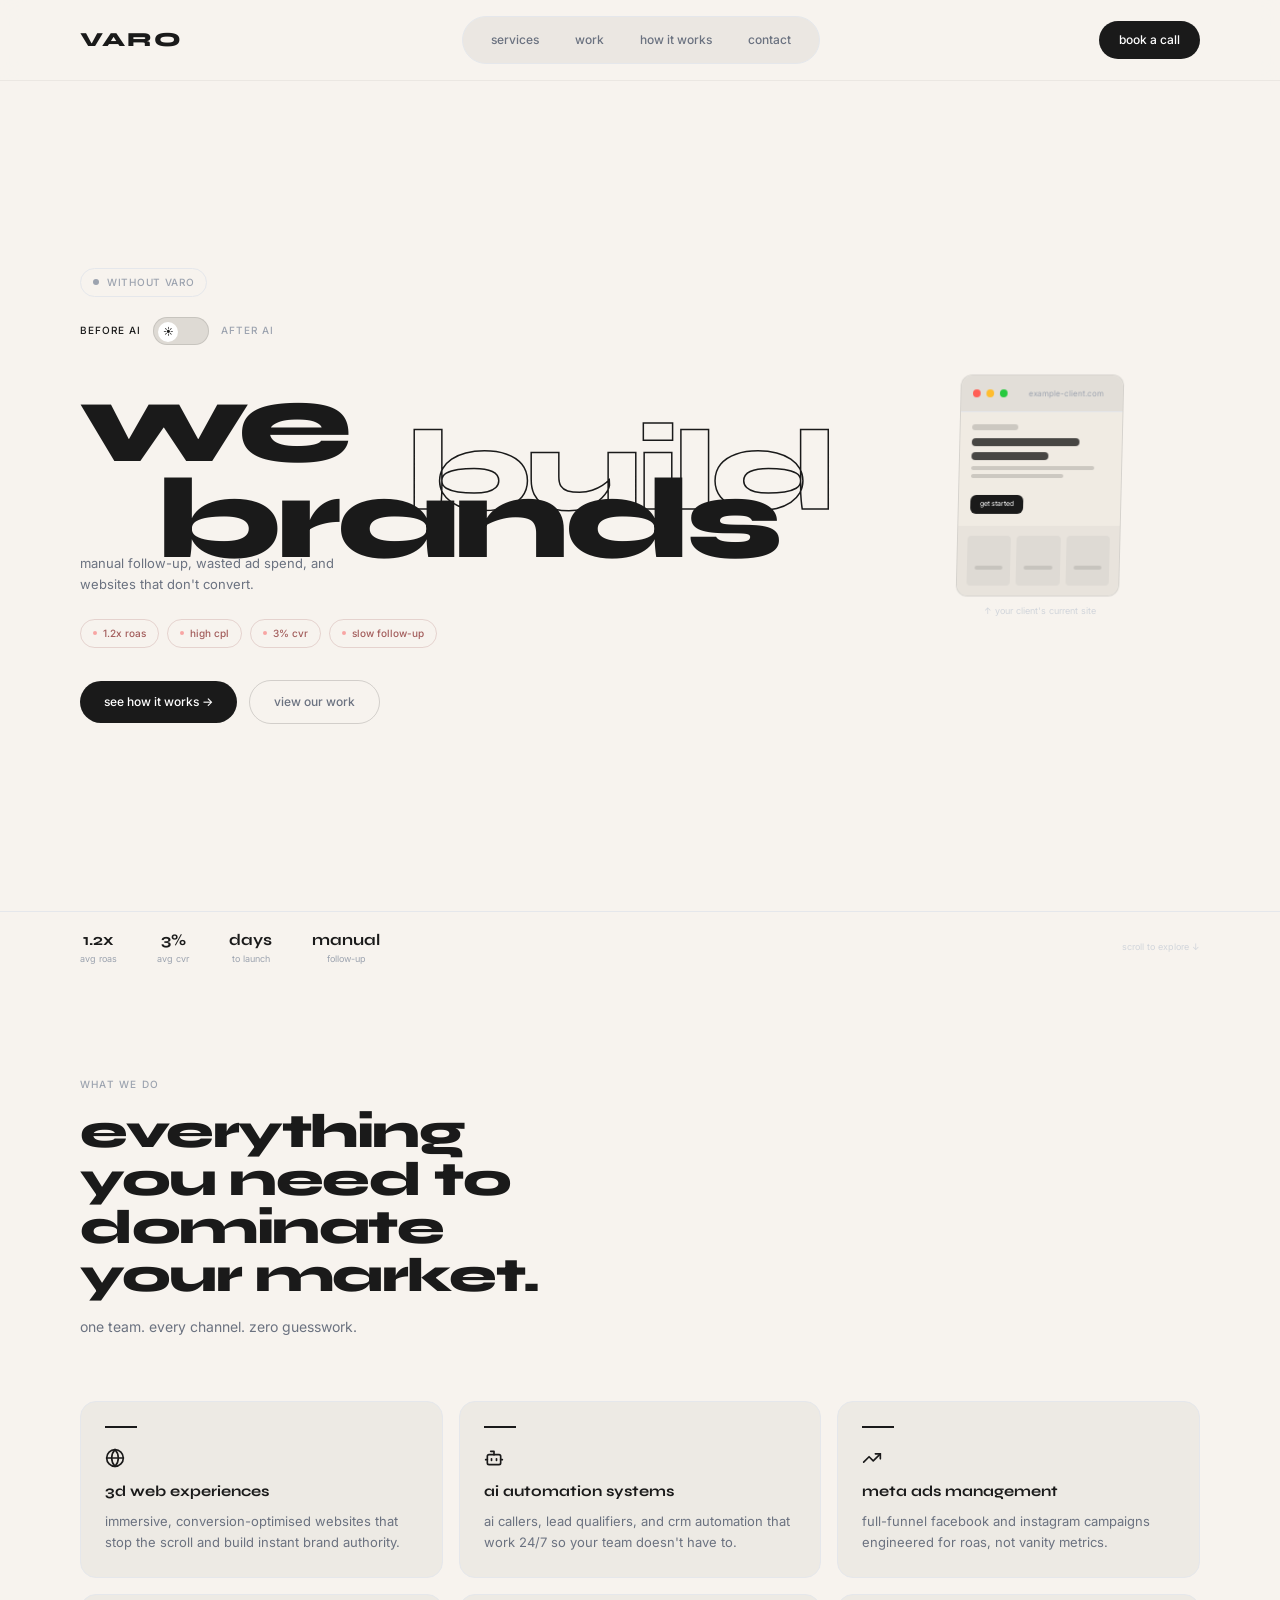
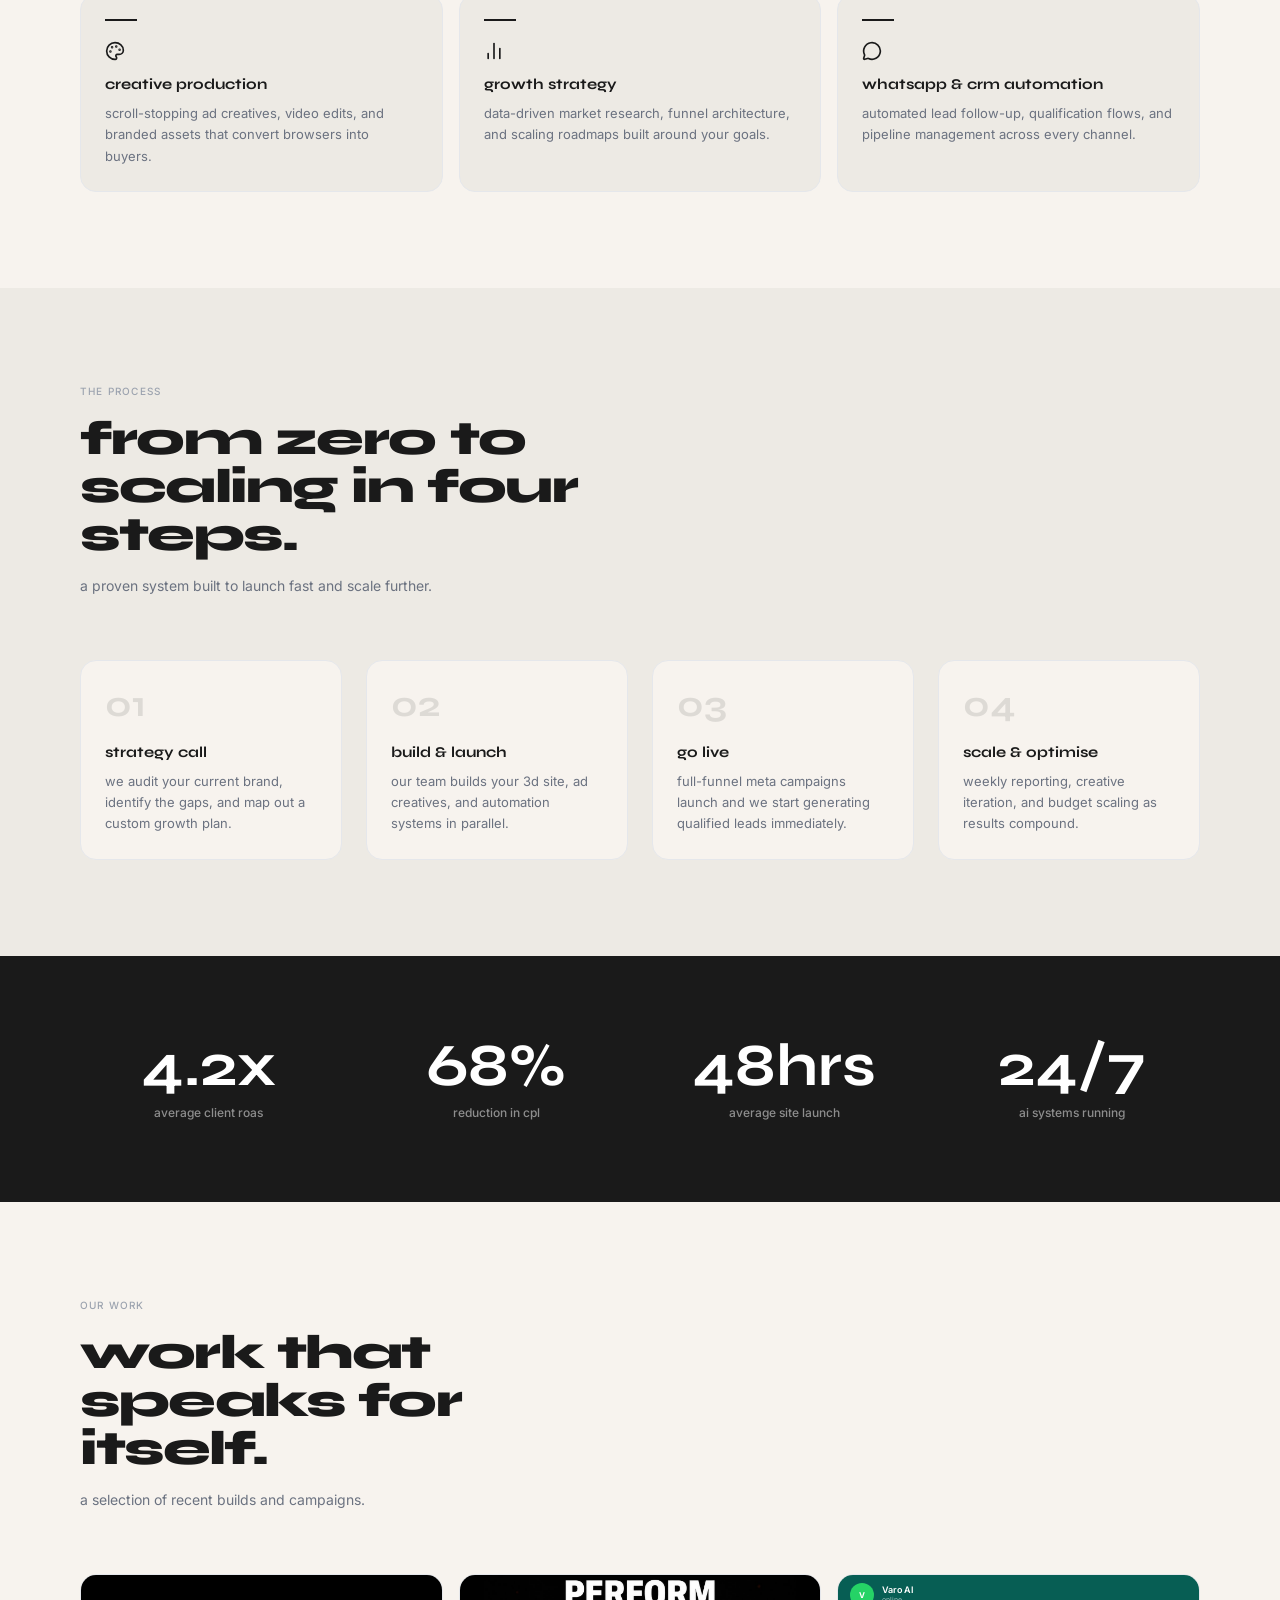
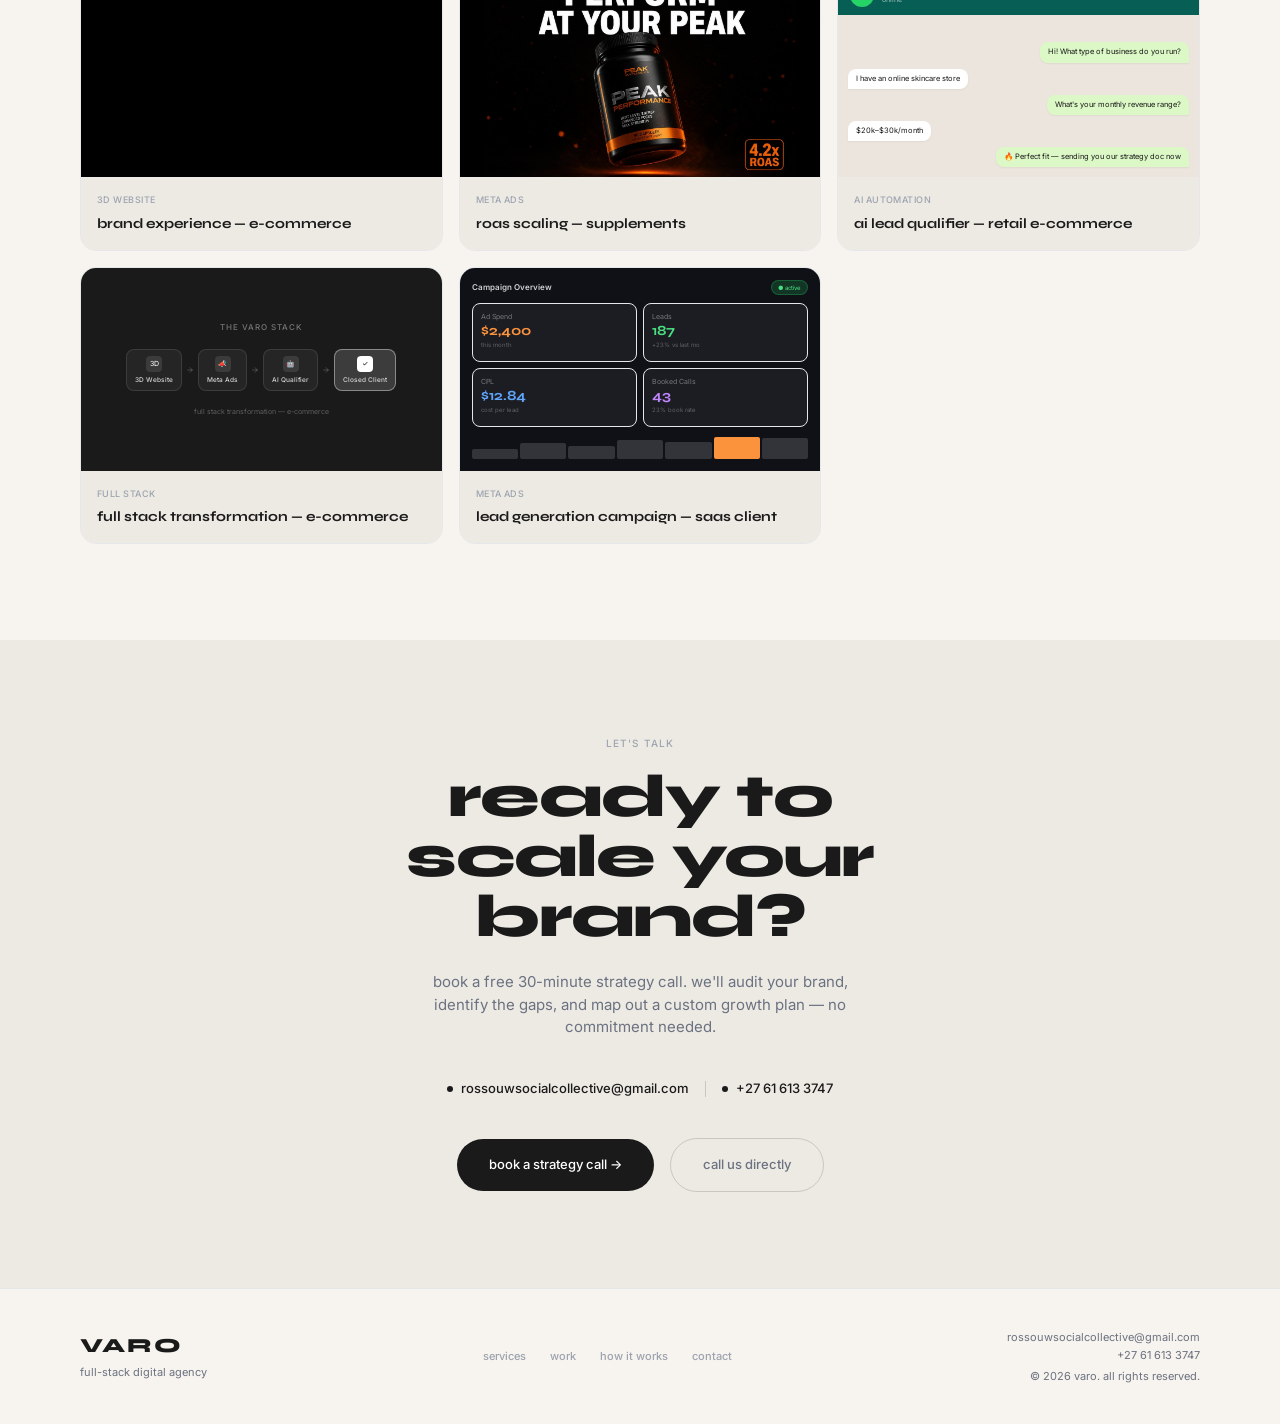
<file: index.html>
<!doctype html>
<html lang="en">
  <head>
    <meta charset="UTF-8" />
    <link rel="icon" type="image/svg+xml" href="/favicon.svg" />
    <meta name="viewport" content="width=device-width, initial-scale=1.0" />
    <title>varo-hero</title>
    <script type="module" crossorigin src="/assets/index-DoAtDS79.js"></script>
    <link rel="stylesheet" crossorigin href="/assets/index-CzSZOK_n.css">
  </head>
  <body>
    <div id="root"></div>
  </body>
</html>
</file>
<file: assets/index-CzSZOK_n.css>
@import "https://fonts.googleapis.com/css2?family=Syne:wght@700;800&family=Inter:wght@300;400;500&display=swap";*,:before,:after,::backdrop{--tw-border-spacing-x:0;--tw-border-spacing-y:0;--tw-translate-x:0;--tw-translate-y:0;--tw-rotate:0;--tw-skew-x:0;--tw-skew-y:0;--tw-scale-x:1;--tw-scale-y:1;--tw-pan-x: ;--tw-pan-y: ;--tw-pinch-zoom: ;--tw-scroll-snap-strictness:proximity;--tw-gradient-from-position: ;--tw-gradient-via-position: ;--tw-gradient-to-position: ;--tw-ordinal: ;--tw-slashed-zero: ;--tw-numeric-figure: ;--tw-numeric-spacing: ;--tw-numeric-fraction: ;--tw-ring-inset: ;--tw-ring-offset-width:0px;--tw-ring-offset-color:#fff;--tw-ring-color:#3b82f680;--tw-ring-offset-shadow:0 0 #0000;--tw-ring-shadow:0 0 #0000;--tw-shadow:0 0 #0000;--tw-shadow-colored:0 0 #0000;--tw-blur: ;--tw-brightness: ;--tw-contrast: ;--tw-grayscale: ;--tw-hue-rotate: ;--tw-invert: ;--tw-saturate: ;--tw-sepia: ;--tw-drop-shadow: ;--tw-backdrop-blur: ;--tw-backdrop-brightness: ;--tw-backdrop-contrast: ;--tw-backdrop-grayscale: ;--tw-backdrop-hue-rotate: ;--tw-backdrop-invert: ;--tw-backdrop-opacity: ;--tw-backdrop-saturate: ;--tw-backdrop-sepia: ;--tw-contain-size: ;--tw-contain-layout: ;--tw-contain-paint: ;--tw-contain-style: }*,:before,:after{box-sizing:border-box;border:0 solid #e5e7eb}:before,:after{--tw-content:""}html,:host{-webkit-text-size-adjust:100%;tab-size:4;font-feature-settings:normal;font-variation-settings:normal;-webkit-tap-highlight-color:transparent;font-family:ui-sans-serif,system-ui,sans-serif,Apple Color Emoji,Segoe UI Emoji,Segoe UI Symbol,Noto Color Emoji;line-height:1.5}body{line-height:inherit;margin:0}hr{height:0;color:inherit;border-top-width:1px}abbr:where([title]){-webkit-text-decoration:underline dotted;text-decoration:underline dotted}h1,h2,h3,h4,h5,h6{font-size:inherit;font-weight:inherit}a{color:inherit;-webkit-text-decoration:inherit;text-decoration:inherit}b,strong{font-weight:bolder}code,kbd,samp,pre{font-feature-settings:normal;font-variation-settings:normal;font-family:ui-monospace,SFMono-Regular,Menlo,Monaco,Consolas,Liberation Mono,Courier New,monospace;font-size:1em}small{font-size:80%}sub,sup{vertical-align:baseline;font-size:75%;line-height:0;position:relative}sub{bottom:-.25em}sup{top:-.5em}table{text-indent:0;border-color:inherit;border-collapse:collapse}button,input,optgroup,select,textarea{font-feature-settings:inherit;font-variation-settings:inherit;font-family:inherit;font-size:100%;font-weight:inherit;line-height:inherit;letter-spacing:inherit;color:inherit;margin:0;padding:0}button,select{text-transform:none}button,input:where([type=button]),input:where([type=reset]),input:where([type=submit]){-webkit-appearance:button;background-color:#0000;background-image:none}:-moz-focusring{outline:auto}:-moz-ui-invalid{box-shadow:none}progress{vertical-align:baseline}::-webkit-inner-spin-button{height:auto}::-webkit-outer-spin-button{height:auto}[type=search]{-webkit-appearance:textfield;outline-offset:-2px}::-webkit-search-decoration{-webkit-appearance:none}::-webkit-file-upload-button{-webkit-appearance:button;font:inherit}summary{display:list-item}blockquote,dl,dd,h1,h2,h3,h4,h5,h6,hr,figure,p,pre{margin:0}fieldset{margin:0;padding:0}legend{padding:0}ol,ul,menu{margin:0;padding:0;list-style:none}dialog{padding:0}textarea{resize:vertical}input::-moz-placeholder{opacity:1;color:#9ca3af}textarea::-moz-placeholder{opacity:1;color:#9ca3af}input::placeholder,textarea::placeholder{opacity:1;color:#9ca3af}button,[role=button]{cursor:pointer}:disabled{cursor:default}img,svg,video,canvas,audio,iframe,embed,object{vertical-align:middle;display:block}img,video{max-width:100%;height:auto}[hidden]:where(:not([hidden=until-found])){display:none}.pointer-events-none{pointer-events:none}.absolute{position:absolute}.relative{position:relative}.sticky{position:sticky}.inset-0{inset:0}.-right-20{right:-5rem}.-right-3{right:-.75rem}.-top-20{top:-5rem}.-top-3{top:-.75rem}.left-0{left:0}.left-1{left:.25rem}.left-\[10\%\]{left:10%}.right-0{right:0}.top-0{top:0}.top-1{top:.25rem}.top-\[30\%\]{top:30%}.top-\[60\%\]{top:60%}.z-50{z-index:50}.z-\[1\]{z-index:1}.z-\[2\]{z-index:2}.z-\[3\]{z-index:3}.z-\[4\]{z-index:4}.mx-auto{margin-left:auto;margin-right:auto}.mb-0\.5{margin-bottom:.125rem}.mb-1{margin-bottom:.25rem}.mb-1\.5{margin-bottom:.375rem}.mb-10{margin-bottom:2.5rem}.mb-16{margin-bottom:4rem}.mb-2{margin-bottom:.5rem}.mb-2\.5{margin-bottom:.625rem}.mb-4{margin-bottom:1rem}.mb-5{margin-bottom:1.25rem}.mb-6{margin-bottom:1.5rem}.mb-8{margin-bottom:2rem}.ml-2{margin-left:.5rem}.mt-0\.5{margin-top:.125rem}.mt-1{margin-top:.25rem}.mt-2{margin-top:.5rem}.mt-3{margin-top:.75rem}.block{display:block}.inline-block{display:inline-block}.flex{display:flex}.inline-flex{display:inline-flex}.grid{display:grid}.hidden{display:none}.aspect-video{aspect-ratio:16/9}.h-0\.5{height:.125rem}.h-1{height:.25rem}.h-1\.5{height:.375rem}.h-2{height:.5rem}.h-4{height:1rem}.h-5{height:1.25rem}.h-6{height:1.5rem}.h-7{height:1.75rem}.h-\[140px\]{height:140px}.h-\[500px\]{height:500px}.h-full{height:100%}.h-screen{height:100vh}.min-h-screen{min-height:100vh}.w-1{width:.25rem}.w-1\.5{width:.375rem}.w-12{width:3rem}.w-14{width:3.5rem}.w-2{width:.5rem}.w-20{width:5rem}.w-24{width:6rem}.w-28{width:7rem}.w-3\/4{width:75%}.w-32{width:8rem}.w-4{width:1rem}.w-5{width:1.25rem}.w-6{width:1.5rem}.w-8{width:2rem}.w-\[280px\]{width:280px}.w-\[500px\]{width:500px}.w-fit{width:fit-content}.w-full{width:100%}.w-px{width:1px}.min-w-\[58px\]{min-width:58px}.max-w-\[280px\]{max-width:280px}.max-w-\[400px\]{max-width:400px}.max-w-\[420px\]{max-width:420px}.max-w-\[520px\]{max-width:520px}.max-w-\[640px\]{max-width:640px}.max-w-\[78\%\]{max-width:78%}.flex-1{flex:1}.flex-shrink-0{flex-shrink:0}.translate-x-0{--tw-translate-x:0px;transform:translate(var(--tw-translate-x), var(--tw-translate-y)) rotate(var(--tw-rotate)) skewX(var(--tw-skew-x)) skewY(var(--tw-skew-y)) scaleX(var(--tw-scale-x)) scaleY(var(--tw-scale-y))}.translate-x-7{--tw-translate-x:1.75rem;transform:translate(var(--tw-translate-x), var(--tw-translate-y)) rotate(var(--tw-rotate)) skewX(var(--tw-skew-x)) skewY(var(--tw-skew-y)) scaleX(var(--tw-scale-x)) scaleY(var(--tw-scale-y))}.transform{transform:translate(var(--tw-translate-x), var(--tw-translate-y)) rotate(var(--tw-rotate)) skewX(var(--tw-skew-x)) skewY(var(--tw-skew-y)) scaleX(var(--tw-scale-x)) scaleY(var(--tw-scale-y))}@keyframes pulse{50%{opacity:.5}}.animate-pulse{animation:2s cubic-bezier(.4,0,.6,1) infinite pulse}.cursor-default{cursor:default}.cursor-pointer{cursor:pointer}.grid-cols-1{grid-template-columns:repeat(1,minmax(0,1fr))}.grid-cols-2{grid-template-columns:repeat(2,minmax(0,1fr))}.flex-col{flex-direction:column}.flex-wrap{flex-wrap:wrap}.items-start{align-items:flex-start}.items-end{align-items:flex-end}.items-center{align-items:center}.justify-start{justify-content:flex-start}.justify-end{justify-content:flex-end}.justify-center{justify-content:center}.justify-between{justify-content:space-between}.gap-0\.5{gap:.125rem}.gap-1{gap:.25rem}.gap-1\.5{gap:.375rem}.gap-12{gap:3rem}.gap-2{gap:.5rem}.gap-3{gap:.75rem}.gap-4{gap:1rem}.gap-6{gap:1.5rem}.gap-8{gap:2rem}.overflow-hidden{overflow:hidden}.whitespace-nowrap{white-space:nowrap}.rounded{border-radius:.25rem}.rounded-2xl{border-radius:1rem}.rounded-full{border-radius:9999px}.rounded-lg{border-radius:.5rem}.rounded-md{border-radius:.375rem}.rounded-sm{border-radius:.125rem}.rounded-xl{border-radius:.75rem}.rounded-b-xl{border-bottom-right-radius:.75rem;border-bottom-left-radius:.75rem}.rounded-t-xl{border-top-left-radius:.75rem;border-top-right-radius:.75rem}.rounded-bl-none{border-bottom-left-radius:0}.rounded-br-none{border-bottom-right-radius:0}.border{border-width:1px}.border-b{border-bottom-width:1px}.border-t{border-top-width:1px}.border-\[\#FF4D00\]\/10{border-color:#ff4d001a}.border-\[\#FF4D00\]\/15{border-color:#ff4d0026}.border-\[\#FF4D00\]\/20{border-color:#ff4d0033}.border-\[\#FF4D00\]\/25{border-color:#ff4d0040}.border-\[\#FF4D00\]\/40{border-color:#ff4d0066}.border-black\/10{border-color:#0000001a}.border-black\/15{border-color:#00000026}.border-black\/5{border-color:#0000000d}.border-green-500\/30{border-color:#22c55e4d}.border-red-900\/15{border-color:#7f1d1d26}.border-transparent{border-color:#0000}.border-white\/10{border-color:#ffffff1a}.border-white\/40{border-color:#fff6}.border-white\/5{border-color:#ffffff0d}.bg-\[\#005C4B\]{--tw-bg-opacity:1;background-color:rgb(0 92 75/var(--tw-bg-opacity,1))}.bg-\[\#075E54\]{--tw-bg-opacity:1;background-color:rgb(7 94 84/var(--tw-bg-opacity,1))}.bg-\[\#0A0806\]{--tw-bg-opacity:1;background-color:rgb(10 8 6/var(--tw-bg-opacity,1))}.bg-\[\#0B1014\]{--tw-bg-opacity:1;background-color:rgb(11 16 20/var(--tw-bg-opacity,1))}.bg-\[\#0D0C0B\]{--tw-bg-opacity:1;background-color:rgb(13 12 11/var(--tw-bg-opacity,1))}.bg-\[\#0F1117\]{--tw-bg-opacity:1;background-color:rgb(15 17 23/var(--tw-bg-opacity,1))}.bg-\[\#111010\]{--tw-bg-opacity:1;background-color:rgb(17 16 16/var(--tw-bg-opacity,1))}.bg-\[\#111010\]\/20{background-color:#11101033}.bg-\[\#111010\]\/70{background-color:#111010b3}.bg-\[\#111010\]\/90{background-color:#111010e6}.bg-\[\#1A1410\]{--tw-bg-opacity:1;background-color:rgb(26 20 16/var(--tw-bg-opacity,1))}.bg-\[\#1A1A1A\]{--tw-bg-opacity:1;background-color:rgb(26 26 26/var(--tw-bg-opacity,1))}.bg-\[\#1C1712\]{--tw-bg-opacity:1;background-color:rgb(28 23 18/var(--tw-bg-opacity,1))}.bg-\[\#1F2C34\]{--tw-bg-opacity:1;background-color:rgb(31 44 52/var(--tw-bg-opacity,1))}.bg-\[\#201A12\]{--tw-bg-opacity:1;background-color:rgb(32 26 18/var(--tw-bg-opacity,1))}.bg-\[\#252015\]{--tw-bg-opacity:1;background-color:rgb(37 32 21/var(--tw-bg-opacity,1))}.bg-\[\#25D366\]{--tw-bg-opacity:1;background-color:rgb(37 211 102/var(--tw-bg-opacity,1))}.bg-\[\#27C93F\]{--tw-bg-opacity:1;background-color:rgb(39 201 63/var(--tw-bg-opacity,1))}.bg-\[\#DCF8C6\]{--tw-bg-opacity:1;background-color:rgb(220 248 198/var(--tw-bg-opacity,1))}.bg-\[\#DEDAD4\]{--tw-bg-opacity:1;background-color:rgb(222 218 212/var(--tw-bg-opacity,1))}.bg-\[\#E2DED8\]{--tw-bg-opacity:1;background-color:rgb(226 222 216/var(--tw-bg-opacity,1))}.bg-\[\#E8E3DC\]{--tw-bg-opacity:1;background-color:rgb(232 227 220/var(--tw-bg-opacity,1))}.bg-\[\#ECE5DD\]{--tw-bg-opacity:1;background-color:rgb(236 229 221/var(--tw-bg-opacity,1))}.bg-\[\#EDEAE4\]{--tw-bg-opacity:1;background-color:rgb(237 234 228/var(--tw-bg-opacity,1))}.bg-\[\#F0EBE3\]{--tw-bg-opacity:1;background-color:rgb(240 235 227/var(--tw-bg-opacity,1))}.bg-\[\#F7F3EE\]{--tw-bg-opacity:1;background-color:rgb(247 243 238/var(--tw-bg-opacity,1))}.bg-\[\#F7F3EE\]\/90{background-color:#f7f3eee6}.bg-\[\#FF4D00\]{--tw-bg-opacity:1;background-color:rgb(255 77 0/var(--tw-bg-opacity,1))}.bg-\[\#FF4D00\]\/15{background-color:#ff4d0026}.bg-\[\#FF4D00\]\/20{background-color:#ff4d0033}.bg-\[\#FF4D00\]\/25{background-color:#ff4d0040}.bg-\[\#FF4D00\]\/30{background-color:#ff4d004d}.bg-\[\#FF5F56\]{--tw-bg-opacity:1;background-color:rgb(255 95 86/var(--tw-bg-opacity,1))}.bg-\[\#FFBD2E\]{--tw-bg-opacity:1;background-color:rgb(255 189 46/var(--tw-bg-opacity,1))}.bg-black{--tw-bg-opacity:1;background-color:rgb(0 0 0/var(--tw-bg-opacity,1))}.bg-black\/10{background-color:#0000001a}.bg-black\/15{background-color:#00000026}.bg-black\/40{background-color:#0006}.bg-black\/5{background-color:#0000000d}.bg-black\/70{background-color:#000000b3}.bg-gray-400{--tw-bg-opacity:1;background-color:rgb(156 163 175/var(--tw-bg-opacity,1))}.bg-green-500\/20{background-color:#22c55e33}.bg-orange-400{--tw-bg-opacity:1;background-color:rgb(251 146 60/var(--tw-bg-opacity,1))}.bg-red-400\/60{background-color:#f8717199}.bg-white{--tw-bg-opacity:1;background-color:rgb(255 255 255/var(--tw-bg-opacity,1))}.bg-white\/10{background-color:#ffffff1a}.bg-white\/15{background-color:#ffffff26}.bg-white\/5{background-color:#ffffff0d}.bg-gradient-to-t{background-image:linear-gradient(to top, var(--tw-gradient-stops))}.from-black\/40{--tw-gradient-from:#0006 var(--tw-gradient-from-position);--tw-gradient-to:#0000 var(--tw-gradient-to-position);--tw-gradient-stops:var(--tw-gradient-from), var(--tw-gradient-to)}.to-transparent{--tw-gradient-to:transparent var(--tw-gradient-to-position)}.object-cover{-o-object-fit:cover;object-fit:cover}.p-2{padding:.5rem}.p-2\.5{padding:.625rem}.p-3{padding:.75rem}.p-4{padding:1rem}.p-6{padding:1.5rem}.px-1\.5{padding-left:.375rem;padding-right:.375rem}.px-2{padding-left:.5rem;padding-right:.5rem}.px-2\.5{padding-left:.625rem;padding-right:.625rem}.px-3{padding-left:.75rem;padding-right:.75rem}.px-4{padding-left:1rem;padding-right:1rem}.px-5{padding-left:1.25rem;padding-right:1.25rem}.px-6{padding-left:1.5rem;padding-right:1.5rem}.px-8{padding-left:2rem;padding-right:2rem}.py-0\.5{padding-top:.125rem;padding-bottom:.125rem}.py-1{padding-top:.25rem;padding-bottom:.25rem}.py-1\.5{padding-top:.375rem;padding-bottom:.375rem}.py-10{padding-top:2.5rem;padding-bottom:2.5rem}.py-2{padding-top:.5rem;padding-bottom:.5rem}.py-2\.5{padding-top:.625rem;padding-bottom:.625rem}.py-20{padding-top:5rem;padding-bottom:5rem}.py-24{padding-top:6rem;padding-bottom:6rem}.py-3{padding-top:.75rem;padding-bottom:.75rem}.py-4{padding-top:1rem;padding-bottom:1rem}.text-center{text-align:center}.text-right{text-align:right}.font-syne{font-family:Syne,sans-serif}.text-4xl{font-size:2.25rem;line-height:2.5rem}.text-5xl{font-size:3rem;line-height:1}.text-\[10px\]{font-size:10px}.text-\[11px\]{font-size:11px}.text-\[11vw\]{font-size:11vw}.text-\[12px\]{font-size:12px}.text-\[13px\]{font-size:13px}.text-\[14px\]{font-size:14px}.text-\[15px\]{font-size:15px}.text-\[6\.5px\]{font-size:6.5px}.text-\[6px\]{font-size:6px}.text-\[7\.5px\]{font-size:7.5px}.text-\[7px\]{font-size:7px}.text-\[8px\]{font-size:8px}.text-\[9px\]{font-size:9px}.text-base{font-size:1rem;line-height:1.5rem}.text-xl{font-size:1.25rem;line-height:1.75rem}.font-bold{font-weight:700}.font-extrabold{font-weight:800}.font-medium{font-weight:500}.font-semibold{font-weight:600}.uppercase{text-transform:uppercase}.leading-none{line-height:1}.leading-relaxed{line-height:1.625}.leading-tight{line-height:1.25}.tracking-\[0\.07em\]{letter-spacing:.07em}.tracking-\[0\.12em\]{letter-spacing:.12em}.tracking-wider{letter-spacing:.05em}.tracking-widest{letter-spacing:.1em}.text-\[\#1A1A1A\]{--tw-text-opacity:1;color:rgb(26 26 26/var(--tw-text-opacity,1))}.text-\[\#5A5040\]{--tw-text-opacity:1;color:rgb(90 80 64/var(--tw-text-opacity,1))}.text-\[\#7A7068\]{--tw-text-opacity:1;color:rgb(122 112 104/var(--tw-text-opacity,1))}.text-\[\#E9EBE8\]{--tw-text-opacity:1;color:rgb(233 235 232/var(--tw-text-opacity,1))}.text-\[\#F7F3EE\]{--tw-text-opacity:1;color:rgb(247 243 238/var(--tw-text-opacity,1))}.text-\[\#F7F3EE\]\/80{color:#f7f3eecc}.text-\[\#FF4D00\]{--tw-text-opacity:1;color:rgb(255 77 0/var(--tw-text-opacity,1))}.text-\[\#FF4D00\]\/20{color:#ff4d0033}.text-\[\#FF4D00\]\/50{color:#ff4d0080}.text-\[\#FF4D00\]\/70{color:#ff4d00b3}.text-\[\#FF7A40\]{--tw-text-opacity:1;color:rgb(255 122 64/var(--tw-text-opacity,1))}.text-black{--tw-text-opacity:1;color:rgb(0 0 0/var(--tw-text-opacity,1))}.text-black\/10{color:#0000001a}.text-blue-400{--tw-text-opacity:1;color:rgb(96 165 250/var(--tw-text-opacity,1))}.text-gray-300{--tw-text-opacity:1;color:rgb(209 213 219/var(--tw-text-opacity,1))}.text-gray-400{--tw-text-opacity:1;color:rgb(156 163 175/var(--tw-text-opacity,1))}.text-gray-500{--tw-text-opacity:1;color:rgb(107 114 128/var(--tw-text-opacity,1))}.text-gray-600{--tw-text-opacity:1;color:rgb(75 85 99/var(--tw-text-opacity,1))}.text-green-400{--tw-text-opacity:1;color:rgb(74 222 128/var(--tw-text-opacity,1))}.text-orange-400{--tw-text-opacity:1;color:rgb(251 146 60/var(--tw-text-opacity,1))}.text-purple-400{--tw-text-opacity:1;color:rgb(192 132 252/var(--tw-text-opacity,1))}.text-red-900\/70{color:#7f1d1db3}.text-white{--tw-text-opacity:1;color:rgb(255 255 255/var(--tw-text-opacity,1))}.text-white\/30{color:#ffffff4d}.text-white\/40{color:#fff6}.text-white\/50{color:#ffffff80}.text-white\/60{color:#fff9}.text-white\/80{color:#fffc}.opacity-0{opacity:0}.opacity-100{opacity:1}.opacity-\[0\.12\]{opacity:.12}.shadow-sm{--tw-shadow:0 1px 2px 0 #0000000d;--tw-shadow-colored:0 1px 2px 0 var(--tw-shadow-color);box-shadow:var(--tw-ring-offset-shadow,0 0 #0000), var(--tw-ring-shadow,0 0 #0000), var(--tw-shadow)}.blur-\[120px\]{--tw-blur:blur(120px);filter:var(--tw-blur) var(--tw-brightness) var(--tw-contrast) var(--tw-grayscale) var(--tw-hue-rotate) var(--tw-invert) var(--tw-saturate) var(--tw-sepia) var(--tw-drop-shadow)}.backdrop-blur-md{--tw-backdrop-blur:blur(12px);-webkit-backdrop-filter:var(--tw-backdrop-blur) var(--tw-backdrop-brightness) var(--tw-backdrop-contrast) var(--tw-backdrop-grayscale) var(--tw-backdrop-hue-rotate) var(--tw-backdrop-invert) var(--tw-backdrop-opacity) var(--tw-backdrop-saturate) var(--tw-backdrop-sepia);backdrop-filter:var(--tw-backdrop-blur) var(--tw-backdrop-brightness) var(--tw-backdrop-contrast) var(--tw-backdrop-grayscale) var(--tw-backdrop-hue-rotate) var(--tw-backdrop-invert) var(--tw-backdrop-opacity) var(--tw-backdrop-saturate) var(--tw-backdrop-sepia)}.transition-all{transition-property:all;transition-duration:.15s;transition-timing-function:cubic-bezier(.4,0,.2,1)}.transition-colors{transition-property:color,background-color,border-color,text-decoration-color,fill,stroke;transition-duration:.15s;transition-timing-function:cubic-bezier(.4,0,.2,1)}.transition-opacity{transition-property:opacity;transition-duration:.15s;transition-timing-function:cubic-bezier(.4,0,.2,1)}.transition-transform{transition-property:transform;transition-duration:.15s;transition-timing-function:cubic-bezier(.4,0,.2,1)}.duration-1000{transition-duration:1s}.duration-300{transition-duration:.3s}.duration-500{transition-duration:.5s}.duration-700{transition-duration:.7s}html,body,#root{min-height:100%;margin:0;padding:0}body{color:#1a1a1a;-webkit-font-smoothing:antialiased;background:#f7f3ee;font-family:Inter,system-ui,sans-serif}.hero-title{letter-spacing:-.04em;font-family:Syne,sans-serif;font-weight:800;line-height:.95}@keyframes fadeUp{0%{opacity:0;transform:translateY(24px)}to{opacity:1;transform:translateY(0)}}@keyframes floatBrowser{0%,to{transform:rotateY(-16deg)rotateX(5deg)translateY(0)}50%{transform:rotateY(-16deg)rotateX(5deg)translateY(-10px)}}.float-browser{animation:4s ease-in-out infinite floatBrowser}.fade-up{opacity:0;animation:.8s forwards fadeUp}.hover\:-translate-y-1:hover{--tw-translate-y:-.25rem;transform:translate(var(--tw-translate-x), var(--tw-translate-y)) rotate(var(--tw-rotate)) skewX(var(--tw-skew-x)) skewY(var(--tw-skew-y)) scaleX(var(--tw-scale-x)) scaleY(var(--tw-scale-y))}.hover\:border-\[\#FF4D00\]\/25:hover{border-color:#ff4d0040}.hover\:bg-\[\#201A12\]:hover{--tw-bg-opacity:1;background-color:rgb(32 26 18/var(--tw-bg-opacity,1))}.hover\:bg-\[\#333\]:hover{--tw-bg-opacity:1;background-color:rgb(51 51 51/var(--tw-bg-opacity,1))}.hover\:bg-\[\#E63D00\]:hover{--tw-bg-opacity:1;background-color:rgb(230 61 0/var(--tw-bg-opacity,1))}.hover\:bg-\[\#E8E3DC\]:hover{--tw-bg-opacity:1;background-color:rgb(232 227 220/var(--tw-bg-opacity,1))}.hover\:bg-black\/5:hover{background-color:#0000000d}.hover\:bg-white\/5:hover{background-color:#ffffff0d}.hover\:text-\[\#1A1A1A\]:hover{--tw-text-opacity:1;color:rgb(26 26 26/var(--tw-text-opacity,1))}.hover\:text-\[\#F7F3EE\]:hover{--tw-text-opacity:1;color:rgb(247 243 238/var(--tw-text-opacity,1))}.group:hover .group-hover\:opacity-100{opacity:1}@media (width>=640px){.sm\:block{display:block}.sm\:flex-row{flex-direction:row}}@media (width>=768px){.md\:flex{display:flex}.md\:h-\[160px\]{height:160px}.md\:grid-cols-2{grid-template-columns:repeat(2,minmax(0,1fr))}.md\:grid-cols-4{grid-template-columns:repeat(4,minmax(0,1fr))}.md\:flex-row{flex-direction:row}.md\:items-center{align-items:center}.md\:gap-10{gap:2.5rem}.md\:px-12{padding-left:3rem;padding-right:3rem}.md\:text-5xl{font-size:3rem;line-height:1}.md\:text-6xl{font-size:3.75rem;line-height:1}.md\:text-\[9vw\]{font-size:9vw}}@media (width>=1024px){.lg\:w-\[320px\]{width:320px}.lg\:grid-cols-3{grid-template-columns:repeat(3,minmax(0,1fr))}.lg\:px-20{padding-left:5rem;padding-right:5rem}}
</file>
